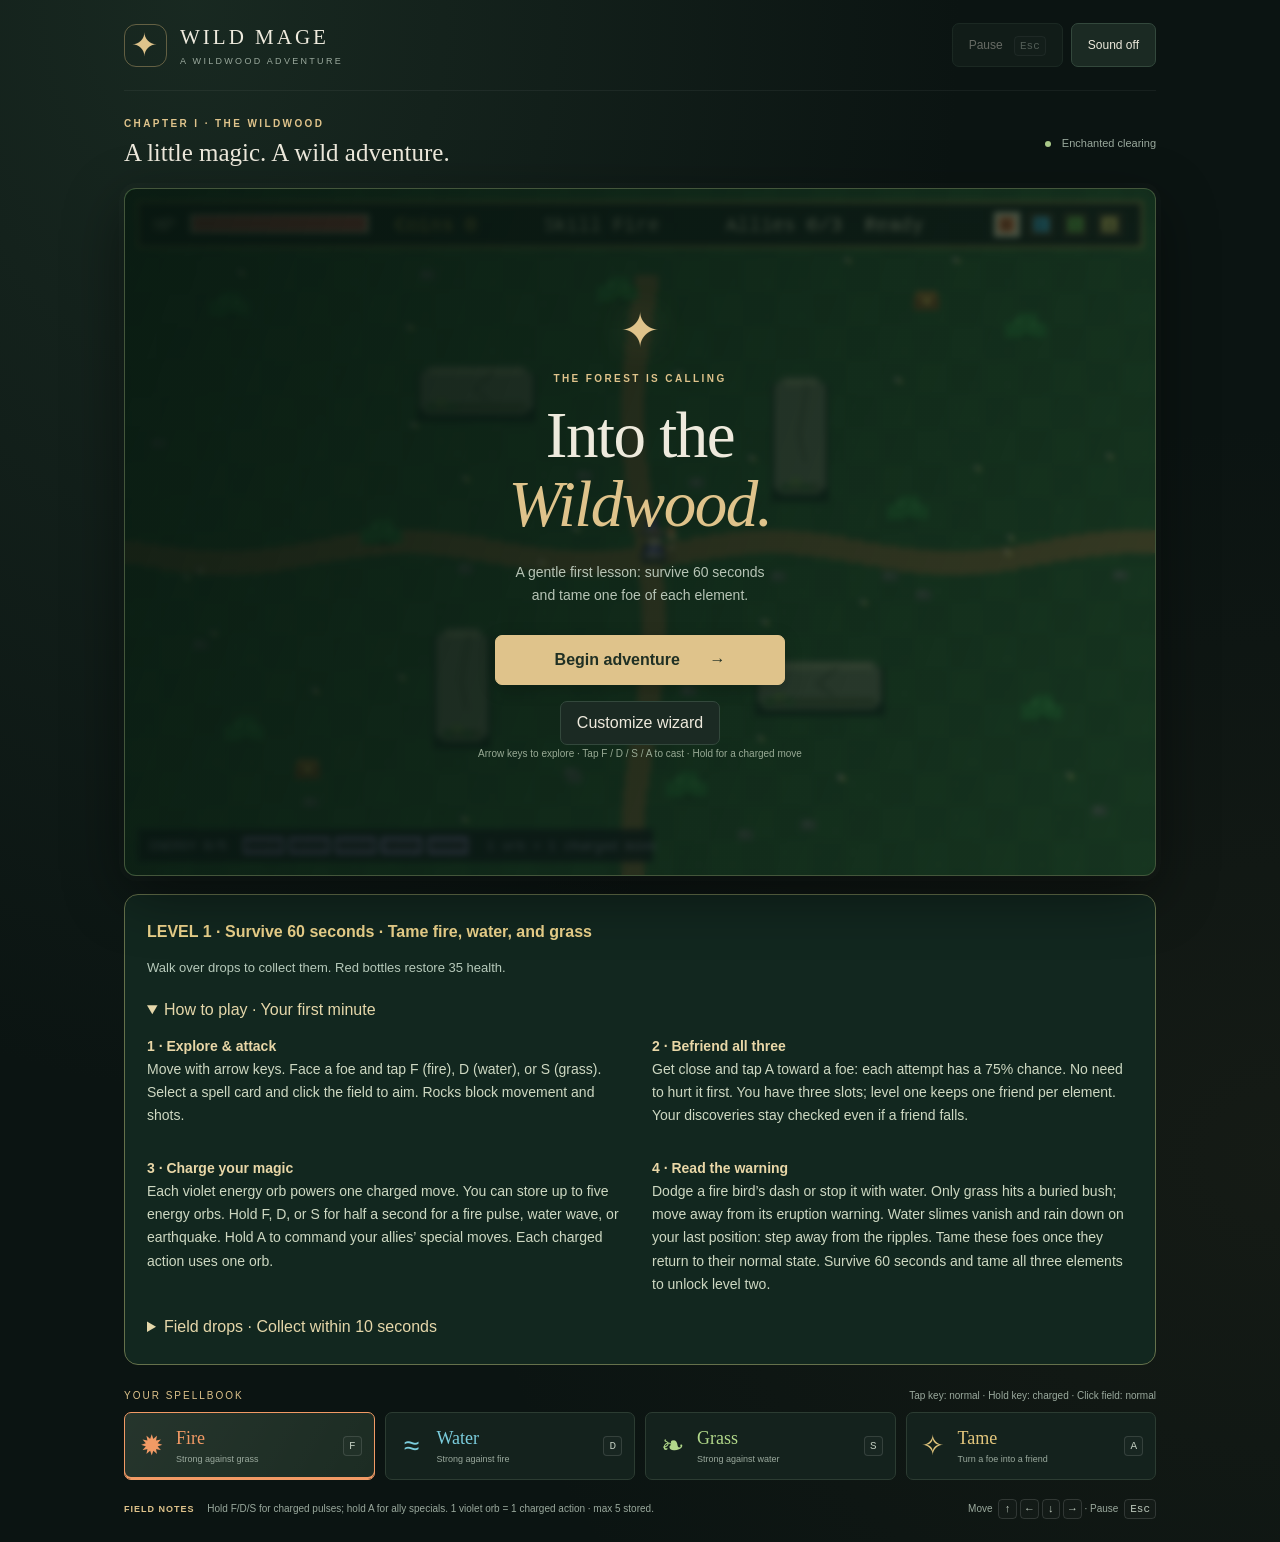
<file: index.html>
<!DOCTYPE html>
<html lang="en">
<head>
  <meta charset="UTF-8" />
  <meta name="viewport" content="width=device-width, initial-scale=1.0" />
  <meta name="theme-color" content="#101c19" />
  <title>Wild Mage — Into the Wildwood</title>
  <link rel="stylesheet" href="style.css" />

</head>
<body>
  <main class="game-shell">
    <header class="title-bar">
      <a class="brand" href="./" aria-label="Wild Mage home"><span class="brand-mark" aria-hidden="true">✦</span><span>WILD MAGE<small>A WILDWOOD ADVENTURE</small></span></a>
      <div class="header-actions">

        <button id="pauseButton" type="button" disabled>Pause <kbd>Esc</kbd></button>
        <button id="muteButton" type="button" aria-pressed="true" aria-label="Sound muted. Enable sound">Sound off</button>
      </div>
    </header>
    <p id="wizardNotice" class="start-tip" role="status"></p>
    <div class="world-heading"><div><p class="eyebrow">CHAPTER I · THE WILDWOOD</p><h1>A little magic. A wild adventure.</h1></div><span class="world-tag"><i></i> Enchanted clearing</span></div>
    <section class="canvas-frame" aria-label="Wild Mage game">
      <canvas id="gameCanvas" width="960" height="640" tabindex="0" aria-label="Game field. Move with arrow keys. F fire, D water, S grass, A tame. Escape pauses.">Your browser needs Canvas support to play Wild Mage.</canvas>
      <div id="startScreen" class="overlay">
        <div class="panel">
          <div class="sigil" aria-hidden="true">✦</div><p class="eyebrow">THE FOREST IS CALLING</p>
          <h2>Into the<br><em>Wildwood.</em></h2>
          <p>A gentle first lesson: survive 60 seconds<br>and tame one foe of each element.</p>
          <button id="startButton" class="primary-button" type="button">Begin adventure <span aria-hidden="true">→</span></button>

          <button id="customizeStart" type="button">Customize wizard</button>
          <p class="start-tip">Arrow keys to explore · Tap F / D / S / A to cast · Hold for a charged move</p>
        </div>
      </div>
      <div id="pauseScreen" class="overlay hidden">
        <div class="panel"><div class="sigil" aria-hidden="true">☾</div><p class="eyebrow">TAKE A BREATHER</p><h2>Forest at rest.</h2><p>Your adventure will be here when you return.</p><button id="resumeButton" class="primary-button" type="button">Resume adventure →</button><button id="customizePaused" type="button">Customize wizard</button><p class="start-tip">Or press Escape to continue</p></div>
      </div>
      <div id="levelCompleteScreen" class="overlay hidden"><div class="panel"><p class="eyebrow">CLEARING COMPLETE</p><h2>Three elements.<br>One team.</h2><p>You survived a minute and befriended fire, water, and grass. Your health is restored when you enter the next area.</p><button id="nextLevelButton" class="primary-button" type="button">Enter level two →</button></div></div>
      <div id="gameOverScreen" class="overlay hidden">
        <div class="panel"><p class="eyebrow">EVERY END IS A BEGINNING</p><h2>A spell<br>to remember.</h2><p id="finalScore">Final coins: 0</p><button id="restartButton" class="primary-button" type="button">Try again →</button><p class="start-tip">Press R to begin a new adventure</p></div>
      </div>
    </section>

    <section class="field-guide" aria-label="Tutorial and objectives"><p id="lessonProgress" role="status">LEVEL 1 · Survive 60 seconds · Tame fire, water, and grass</p><p id="activeBuffs">Walk over drops to collect them. Red bottles restore 35 health.</p>
      <details open><summary>How to play · Your first minute</summary><div class="guide-grid">
      <p><strong>1 · Explore & attack</strong>Move with arrow keys. Face a foe and tap F (fire), D (water), or S (grass). Select a spell card and click the field to aim. Rocks block movement and shots.</p>
      <p><strong>2 · Befriend all three</strong>Get close and tap A toward a foe: each attempt has a 75% chance. No need to hurt it first. You have three slots; level one keeps one friend per element. Your discoveries stay checked even if a friend falls.</p>
      <p><strong>3 · Charge your magic</strong>Each violet energy orb powers one charged move. You can store up to five energy orbs. Hold F, D, or S for half a second for a fire pulse, water wave, or earthquake. Hold A to command your allies’ special moves. Each charged action uses one orb.</p>
      <p><strong>4 · Read the warning</strong>Dodge a fire bird’s dash or stop it with water. Only grass hits a buried bush; move away from its eruption warning. Water slimes vanish and rain down on your last position: step away from the ripples. Tame these foes once they return to their normal state. Survive 60 seconds and tame all three elements to unlock level two.</p>
      </div></details>
      <details><summary>Field drops · Collect within 10 seconds</summary><div class="guide-grid">
      <p><strong>Collect before they vanish</strong>Coins, bonus items, energy, health potions, and slot charms disappear after 10 seconds of play if uncollected. Pausing freezes this timer. Every defeated foe drops coins and has a 10% bonus-item chance.</p>
      <p><strong>◇ Element shield · 20s</strong>Immunity to the element of the foe that dropped it. While active, a circular elemental field surrounds the mage in that element's colour.</p><p><strong>5 Rare union · 15s</strong>Five temporary helpers of the defeated foe’s element. They use no taming slots and do not count toward your lesson.</p>
      <p><strong>↗ Attack upgrade · Until replaced or defeated</strong>Randomly gives three spreading shots or an exploding shot. Applies to regular elemental attacks and lasts until you collect another attack upgrade or die.</p><p><strong>★ Ace · 20s</strong>Your spells hit every element, including buried or dashing foes, with a 20% attack boost. You take no damage.</p>
      <p><strong>Violet energy</strong>Each orb can power one charged attack. You can keep up to five energy orbs. Extra orbs stay on the ground until their timer expires.</p><p><strong>Coins & health</strong>Every defeated foe drops coins. Red health bottles appear around the clearing at random intervals and heal 35 health.</p>
      </div></details></section>
    <section class="spell-section" aria-label="Spell selection">
      <div class="section-label"><span>YOUR SPELLBOOK</span><span>Tap key: normal · Hold key: charged · Click field: normal</span></div>
      <div class="spell-grid">
        <button class="spell-card" data-skill="0" style="--spell:#f29a65" aria-pressed="true"><span class="spell-icon" aria-hidden="true">✹</span><span><strong>Fire</strong><small>Strong against grass</small></span><kbd>F</kbd></button>
        <button class="spell-card" data-skill="1" style="--spell:#7bcddd" aria-pressed="false"><span class="spell-icon" aria-hidden="true">≈</span><span><strong>Water</strong><small>Strong against fire</small></span><kbd>D</kbd></button>
        <button class="spell-card" data-skill="2" style="--spell:#b2d88a" aria-pressed="false"><span class="spell-icon" aria-hidden="true">❧</span><span><strong>Grass</strong><small>Strong against water</small></span><kbd>S</kbd></button>
        <button class="spell-card" data-skill="3" style="--spell:#e4c77d" aria-pressed="false"><span class="spell-icon" aria-hidden="true">✧</span><span><strong>Tame</strong><small>Turn a foe into a friend</small></span><kbd>A</kbd></button>
      </div>
    </section>
    <footer class="hint-bar"><span><b>FIELD NOTES</b> Hold F/D/S for charged pulses; hold A for ally specials. 1 violet orb = 1 charged action · max 5 stored.</span><span>Move <kbd>↑</kbd><kbd>←</kbd><kbd>↓</kbd><kbd>→</kbd> · Pause <kbd>Esc</kbd></span></footer>
  </main>

  <dialog id="wizardDialog" aria-label="Customize your wizard"><button id="closeWizard" type="button" aria-label="Close character creator">Close ×</button><iframe id="wizardFrame" title="Wizard character generator"></iframe></dialog>
  <script src="game.js"></script>
  <script src="energy-orbs.js"></script>
  <script src="charged-range.js"></script>
  <script src="grass-charged-sprite.js"></script>
  <script src="spread-upgrade.js"></script>
  <script src="shield-buff.js"></script>
  <script src="wizard-player.js"></script>
  <script src="ace-glow.js"></script>
  <script src="level-three.js"></script>
  <script src="level-progression.js"></script>
  <script src="aim-assist.js"></script>

</body>
</html>
</file>
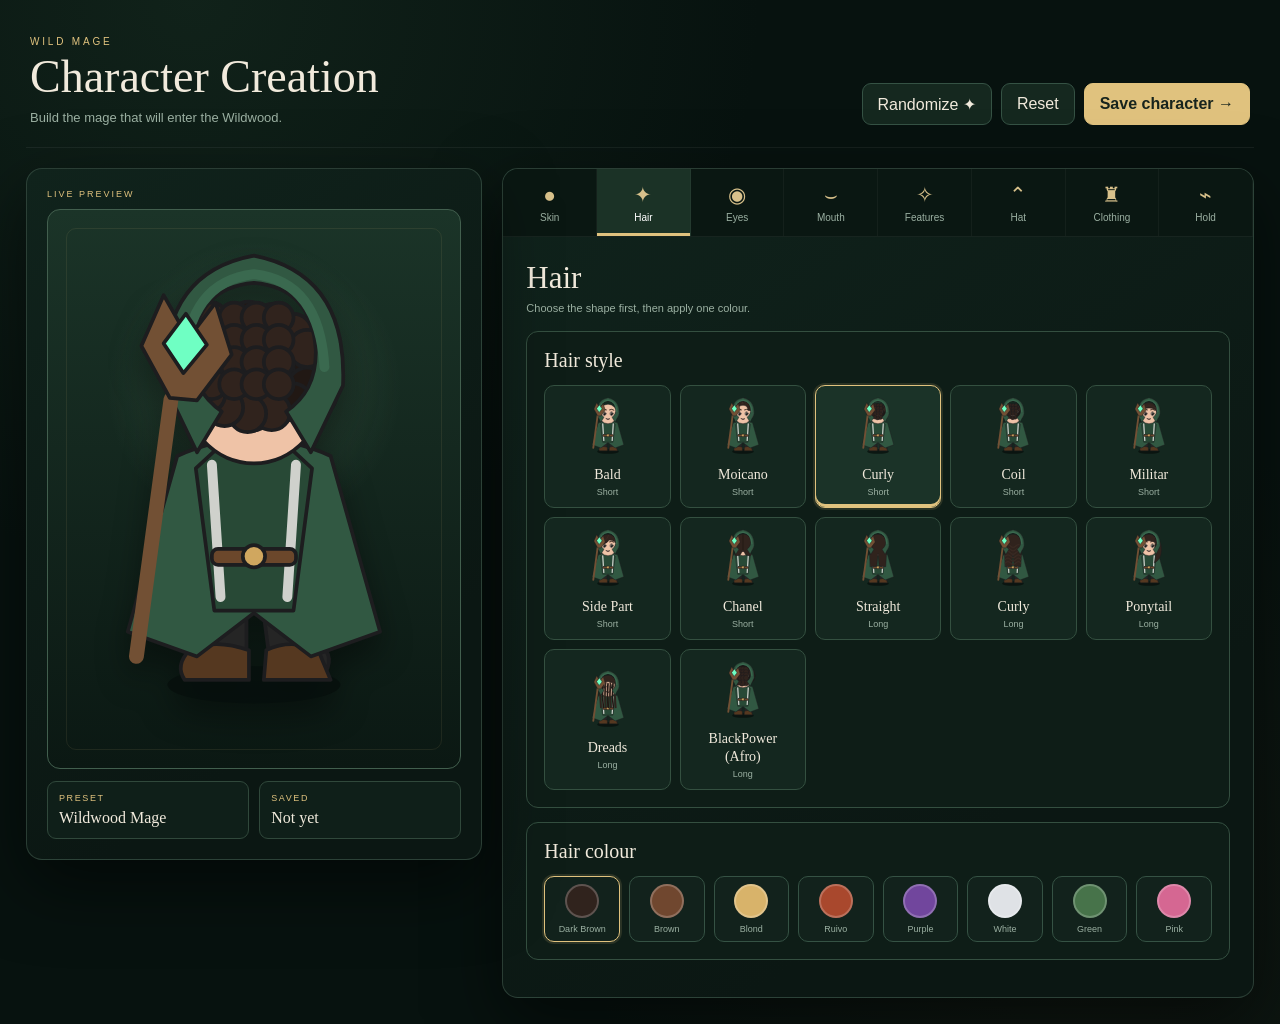
<file: character-creator/index.html>
<!doctype html>
<html lang="en">
<head>
  <meta charset="utf-8">
  <meta name="viewport" content="width=device-width,initial-scale=1">
  <title>Wild Mage — Character Creator</title>
  <link rel="stylesheet" href="styles.css">
</head>
<body>
  <main class="creator-shell">
    <header class="creator-header">
      <div>
        <p class="eyebrow">WILD MAGE</p>
        <h1>Character Creation</h1>
        <p class="subtitle">Build the mage that will enter the Wildwood.</p>
      </div>
      <div class="header-actions">
        <button id="randomizeBtn" type="button">Randomize ✦</button>
        <button id="resetBtn" type="button">Reset</button>
        <button id="saveBtn" class="primary" type="button">Save character →</button>
      </div>
    </header>

    <section class="creator-grid">
      <aside class="preview-panel">
        <div class="preview-label">LIVE PREVIEW</div>
        <div class="preview-stage">
          <svg id="magePreview" viewBox="0 0 320 400" role="img" aria-label="Character preview"></svg>
        </div>
        <div class="preview-summary">
          <div><span>Preset</span><strong id="presetLabel">Wildwood Mage</strong></div>
          <div><span>Saved</span><strong id="savedState">Not yet</strong></div>
        </div>
      </aside>

      <section class="editor-panel">
        <nav id="categoryTabs" class="category-tabs" aria-label="Character categories"></nav>
        <div id="editorContent" class="editor-content"></div>
      </section>
    </section>
  </main>

  <script src="sprites.js"></script>
  <script src="hair-sprites.js"></script>
  <script src="eyes-sprites.js"></script>
  <script src="app.js"></script>
</body>
</html>
</file>
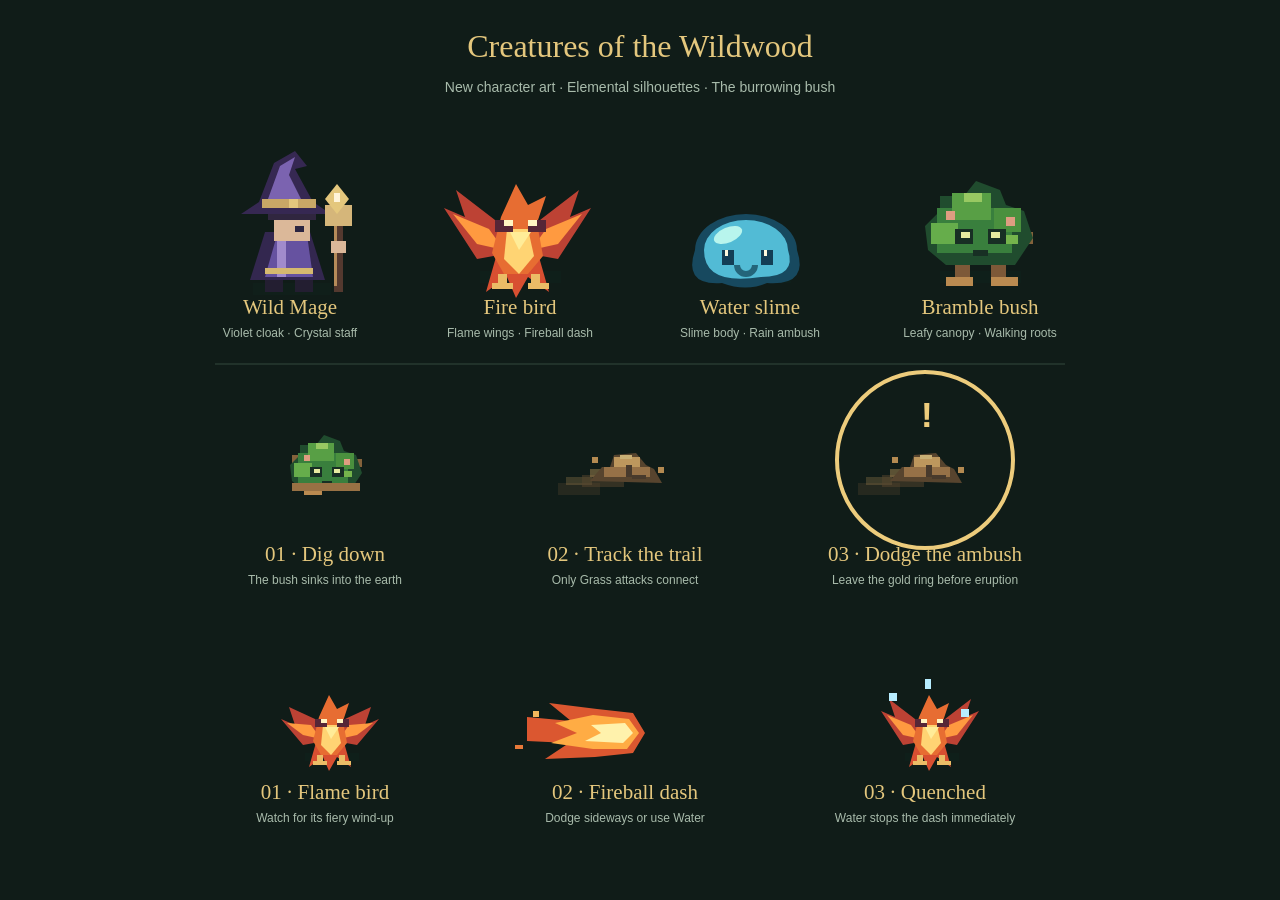
<file: tests/visual-preview.html>
<!doctype html><html lang="en"><meta charset="utf-8"><title>Wild Mage — Creature designs</title><style>body{margin:0;background:#101c18;color:#e4c77d;font-family:Georgia,serif;text-align:center}h1{margin:28px 0 4px;font-weight:normal}p{color:#a8bbab;font:14px Arial}canvas{max-width:100%;height:auto;image-rendering:pixelated}#scaffold{display:none}</style><h1>Creatures of the Wildwood</h1><p>New character art · Elemental silhouettes · The burrowing bush</p><canvas id="gameCanvas" width="960" height="750"></canvas><div id="scaffold"><button id="nextLevelButton"></button><div id="startScreen"></div><div id="gameOverScreen"></div><div id="finalScore"></div><button id="startButton"></button><button id="restartButton"></button><button id="muteButton"></button><button id="pauseButton"></button><div id="pauseScreen"></div><button id="resumeButton"></button></div><script>window.requestAnimationFrame=()=>0;</script><script src="../game.js"></script><script>
ctx.fillStyle='#101c18';ctx.fillRect(0,0,960,750);
function label(text,x,y,sub){ctx.fillStyle='#e4c77d';ctx.font='21px Georgia';ctx.textAlign='center';ctx.fillText(text,x,y);ctx.fillStyle='#a8bbab';ctx.font='12px Arial';ctx.fillText(sub,x,y+23);ctx.textAlign='start';}
for(const [i,type] of ['mage','fire','water','grass'].entries()){ctx.save();ctx.translate(90+i*230,96);ctx.scale(3,3);if(type==='mage')drawMage(0,0,{x:1,y:0},0,'#e4c77d');else drawCreature(0,0,type,0,false);ctx.restore();}
label('Wild Mage',130,205,'Violet cloak · Crystal staff');label('Fire bird',360,205,'Flame wings · Fireball dash');label('Water slime',590,205,'Slime body · Rain ambush');label('Bramble bush',820,205,'Leafy canopy · Walking roots');
ctx.strokeStyle='#33483c';ctx.beginPath();ctx.moveTo(55,255);ctx.lineTo(905,255);ctx.stroke();
for(const [i,state] of ['digging','underground','warning'].entries()){ctx.save();ctx.translate(140+i*300,328);ctx.scale(2,2);const m=new Monster(0,0,'grass');m.animationTime=1;m.burrowState=state;if(state==='digging')drawCreature(0,0,'grass',1,true);else{m.trail=[{x:-24,y:8,life:.3},{x:-12,y:4,life:.5}];drawBurrow(m);}ctx.restore();}
label('01 · Dig down',165,452,'The bush sinks into the earth');label('02 · Track the trail',465,452,'Only Grass attacks connect');label('03 · Dodge the ambush',765,452,'Leave the gold ring before eruption');
ctx.save();ctx.translate(145,600);ctx.scale(2,2);drawCreature(0,0,'fire',1,false);ctx.restore();
ctx.save();ctx.translate(425,600);ctx.scale(2,2);const bird=new Monster(0,0,'fire');bird.dashState='dashing';bird.dashDirection={x:1,y:0};drawFireDash(bird);ctx.restore();
ctx.save();ctx.translate(745,600);ctx.scale(2,2);drawCreature(0,0,'fire',0,false);pixelRect(-8,-8,4,4,'#b7edff');pixelRect(28,0,4,4,'#b7edff');pixelRect(10,-15,3,5,'#b7edff');ctx.restore();
label('01 · Flame bird',165,690,'Watch for its fiery wind-up');label('02 · Fireball dash',465,690,'Dodge sideways or use Water');label('03 · Quenched',765,690,'Water stops the dash immediately');
</script></html>
</file>
<file: style.css>
:root {
  color-scheme:dark;
  --ink:#eeeadd;
  --muted:#9aa99d;
  --gold:#dfc38b;
  --panel:#15231f;
  --edge:#33483c
}


* {
  box-sizing:border-box
}

body {
  margin:0;
  min-height:100vh;
  background:radial-gradient(ellipse at 15% 0%,#243b2e88,transparent 50%),radial-gradient(ellipse at 100% 75%,#55452a22,transparent 45%),#0b1412;
  color:var(--ink);
  font-family:Segoe UI,Arial,sans-serif
}

button,a {
  -webkit-tap-highlight-color:transparent
}

button {
  font:inherit;
  cursor:pointer
}

button:disabled {
  opacity:.4;
  cursor:default
}

button:focus-visible,a:focus-visible,canvas:focus-visible {
  outline:3px solid var(--gold);
  outline-offset:4px
}

button {
  border:1px solid var(--edge);
  border-radius:7px;
  background:#1b2a23;
  color:var(--ink);
  min-height:44px;
  padding:10px 16px
}

button:hover:not(:disabled) {
  background:#2b4032
}

kbd {
  font:11px Consolas,monospace;
  border:1px solid #ffffff20;
  border-radius:4px;
  padding:3px 5px;
  color:#becabd;
  background:#ffffff05
}

.game-shell {
  width:min(1100px,100%);
  margin:auto;
  padding:0 34px 24px
}

.title-bar {
  display:flex;
  justify-content:space-between;
  align-items:center;
  border-bottom:1px solid #ffffff0d;
  padding:23px 0
}

.brand {
  display:flex;
  align-items:center;
  gap:13px;
  text-decoration:none;
  color:var(--ink);
  font-family:Georgia,serif;
  font-size:21px;
  letter-spacing:3px
}

.brand-mark {
  display:grid;
  place-items:center;
  width:43px;
  height:43px;
  border:1px solid #bba16b77;
  border-radius:12px;
  color:var(--gold);
  font-size:32px
}

.brand small {
  display:block;
  font:9px Segoe UI,sans-serif;
  letter-spacing:2.3px;
  color:var(--muted);
  margin-top:6px
}

.header-actions {
  display:flex;
  gap:8px
}

.header-actions button {
  font-size:12px
}

.header-actions kbd {
  margin-left:8px
}

.world-heading {
  display:flex;
  justify-content:space-between;
  align-items:center;
  gap:16px;
  padding:27px 0 21px
}

.eyebrow {
  font-size:10px;
  letter-spacing:2.4px;
  font-weight:600;
  color:var(--gold);
  margin:0 0 10px
}

h1 {
  font:25px Georgia,serif;
  margin:0;
  font-weight:normal
}

.world-tag {
  white-space:nowrap;
  color:var(--muted);
  font-size:11px
}

.world-tag i {
  display:inline-block;
  width:6px;
  height:6px;
  border-radius:50%;
  background:#aac989;
  margin-right:8px
}

.canvas-frame {
  position:relative;
  border:1px solid #70815b88;
  border-radius:12px;
  background:#132418;
  box-shadow:0 18px 60px #0007,0 0 0 5px #ffffff03;
  aspect-ratio:3/2;
  overflow:hidden
}

canvas {
  width:100%;
  height:100%;
  display:block;
  image-rendering:pixelated;
  cursor:crosshair
}

.overlay {
  position:absolute;
  inset:0;
  display:grid;
  place-items:center;
  padding:18px;
  background:linear-gradient(110deg,#081710ed,#0d2015a8);
  backdrop-filter:blur(3px)
}

.overlay.hidden {
  display:none
}

.panel {
  width:min(520px,100%);
  text-align:center;
  padding:22px
}

.sigil {
  color:var(--gold);
  font-size:48px;
  margin-bottom:15px;
  text-shadow:0 0 40px #e4c77d55
}

.panel h2 {
  font:clamp(30px,5.5vw,65px)/1.06 Georgia,serif;
  letter-spacing:-1.5px;
  margin:17px 0 22px
}

.panel h2 em {
  color:var(--gold);
  font-weight:normal
}

.panel p:not(.eyebrow) {
  font-size:14px;
  line-height:1.7;
  color:#b7c4b6;
  margin:0
}

.primary-button {
  display:block;
  width:min(290px,100%);
  margin:27px auto 16px;
  background:var(--gold);
  color:#203024;
  font-weight:600;
  border-color:var(--gold);
  padding:15px 20px;
  box-shadow:0 4px 18px #0003
}

.primary-button:hover:not(:disabled) {
  background:#efdaa8
}

.primary-button span {
  margin-left:25px
}

.panel p.start-tip {
  font-size:10px;
  color:#98aa95
}

.spell-section {
  margin-top:25px
}

.section-label {
  display:flex;
  justify-content:space-between;
  color:var(--muted);
  font-size:10px;
  margin-bottom:11px
}

.section-label span:first-child {
  letter-spacing:2px;
  color:var(--gold)
}

.spell-grid {
  display:grid;
  grid-template-columns:repeat(4,1fr);
  gap:10px
}

.spell-card {
  display:flex;
  align-items:center;
  gap:11px;
  text-align:left;
  padding:15px 12px;
  background:#14221d;
  border-color:#2c3c32;
  position:relative
}

.spell-card[aria-pressed=true] {
  border-color:var(--spell);
  background:linear-gradient(120deg,#ffffff0b,transparent),#1c2c23;
  box-shadow:inset 0 -2px var(--spell)
}

.spell-icon {
  color:var(--spell);
  font-size:28px;
  width:28px;
  text-align:center
}

.spell-card strong {
  display:block;
  font:18px Georgia,serif;
  color:var(--spell)
}

.spell-card small {
  display:block;
  font-size:9px;
  margin-top:5px;
  color:var(--muted)
}

.spell-card kbd {
  margin-left:auto
}

.hint-bar {
  display:flex;
  justify-content:space-between;
  gap:20px;
  margin-top:20px;
  font-size:10px;
  color:var(--muted);
  line-height:1.8
}

.hint-bar b {
  font-size:9px;
  letter-spacing:1px;
  color:var(--gold);
  margin-right:10px
}

.hint-bar kbd {
  margin-left:3px
}

@media(max-width:720px) {
  .game-shell {
  padding:0 14px 20px
}

.title-bar {
  padding:16px 0
}

.brand {
  font-size:16px;
  letter-spacing:2px
}

.brand small {
  font-size:7px
}

.brand-mark {
  width:32px;
  height:36px;
  font-size:25px
}

.header-actions button {
  padding:8px;
  font-size:10px
}

.header-actions kbd,.world-tag {
  display:none
}

.world-heading {
  padding:20px 0 16px
}

h1 {
  font-size:21px
}

.spell-grid {
  grid-template-columns:repeat(2,1fr)
}

.panel {
  padding:8px
}

.panel h2 {
  font-size:32px;
  margin:8px 0 12px
}

.panel .sigil {
  font-size:25px;
  margin:0 0 6px
}

.panel .eyebrow {
  font-size:8px
}

.panel p:not(.eyebrow) {
  font-size:11px
}

.primary-button {
  margin:12px auto 8px;
  padding:10px
}

.hint-bar {
  flex-direction:column;
  gap:8px
}

.section-label {
  font-size:9px;
  gap:12px
}

.canvas-frame {
  min-height:300px;
  aspect-ratio:3/2
}

.panel p.start-tip {
  font-size:9px
}


}

.field-guide{margin:18px 0;padding:18px 22px;border:1px solid #65714b;border-radius:14px;background:#12271f;color:#ced8c2}.field-guide>p:first-child{color:#ecd28b;font-weight:700}.field-guide p{line-height:1.65;margin:6px 0 12px}.field-guide summary{cursor:pointer;padding:10px 0;color:#e5d7aa}.guide-grid{display:grid;grid-template-columns:1fr 1fr;gap:12px 24px;font-size:14px}.guide-grid strong{display:block;color:#e9d7a7}#activeBuffs{font-size:13px;color:#b6c9ba}@media(max-width:640px){.guide-grid{grid-template-columns:1fr}.field-guide{padding:14px}}

#wizardDialog{width:min(1280px,96vw);height:94vh;max-width:none;max-height:96vh;padding:42px 0 0;background:#071711;border:1px solid #a08a51;border-radius:16px;color:#f5ecd9;overflow:hidden}#wizardDialog::backdrop{background:#020c09db}#wizardFrame{width:100%;height:100%;border:0}#closeWizard{position:absolute;right:12px;top:6px;padding:4px 12px}#customizeStart,#customizePaused{display:block;margin:12px auto 0}#wizardNotice:empty{display:none}
</file>
<file: character-creator/styles.css>
:root{--bg:#07120f;--panel:#0d1e18;--panel2:#13271f;--edge:#355244;--gold:#e0c27e;--ink:#f1eadc;--muted:#9bb0a2;--green:#315842}*{box-sizing:border-box}body{margin:0;min-height:100vh;background:radial-gradient(circle at 15% 0,#1f3a2a66,transparent 38%),radial-gradient(circle at 85% 90%,#4b382122,transparent 35%),var(--bg);color:var(--ink);font-family:Inter,Segoe UI,Arial,sans-serif}.creator-shell{width:min(1380px,100%);margin:auto;padding:26px}.creator-header{display:flex;align-items:flex-end;justify-content:space-between;gap:24px;padding:10px 4px 22px;border-bottom:1px solid #ffffff0f}.eyebrow{margin:0 0 7px;color:var(--gold);font-size:10px;letter-spacing:2.8px}.creator-header h1{margin:0;font:46px/1 Georgia,serif;font-weight:400}.subtitle{margin:10px 0 0;color:var(--muted);font-size:13px}.header-actions{display:flex;gap:9px;flex-wrap:wrap}button{font:inherit;color:var(--ink);background:#15281f;border:1px solid var(--edge);border-radius:9px;min-height:42px;padding:10px 15px;cursor:pointer}button:hover{background:#20372b}button.primary{background:var(--gold);color:#17241d;border-color:var(--gold);font-weight:700}.creator-grid{display:grid;grid-template-columns:minmax(360px,.85fr) minmax(620px,1.4fr);gap:20px;padding-top:20px}.preview-panel,.editor-panel{border:1px solid #4a655780;border-radius:16px;background:linear-gradient(145deg,#10231c,#0b1713 74%);box-shadow:0 25px 70px #0008}.preview-panel{padding:20px;position:sticky;top:20px;align-self:start}.preview-label{font-size:9px;letter-spacing:2px;color:var(--gold);margin-bottom:10px}.preview-stage{height:560px;border:1px solid #425f4e;border-radius:13px;overflow:hidden;background:radial-gradient(circle at 50% 32%,#6c987648,transparent 34%),linear-gradient(#1b3428,#0b1813);display:grid;place-items:center;position:relative}.preview-stage:before{content:"";position:absolute;inset:18px;border:1px solid #e0c27e18;border-radius:10px;pointer-events:none}.preview-stage svg{width:min(96%,440px);height:auto;filter:drop-shadow(0 16px 16px #0006)}.preview-summary{display:grid;grid-template-columns:1fr 1fr;gap:10px;margin-top:12px}.preview-summary div{border:1px solid #30483b;border-radius:9px;padding:11px;background:#0f1f19}.preview-summary span,.control-label{display:block;font-size:9px;letter-spacing:1.6px;color:var(--gold);text-transform:uppercase}.preview-summary strong{display:block;margin-top:6px;font:16px Georgia,serif;font-weight:400}.editor-panel{overflow:hidden}.category-tabs{display:grid;grid-template-columns:repeat(8,1fr);border-bottom:1px solid #ffffff0e;background:#0a1712}.category-tab{border:0;border-right:1px solid #ffffff0a;border-radius:0;background:transparent;padding:12px 7px;min-height:67px;font-size:10px;color:var(--muted)}.category-tab span{display:block;font-size:21px;margin-bottom:5px;color:#d8c18b}.category-tab.active{background:#1b3226;color:#fff;box-shadow:inset 0 -3px var(--gold)}.editor-content{padding:23px}.section-title{display:flex;align-items:end;justify-content:space-between;gap:20px;margin-bottom:17px}.section-title h2{margin:0;font:31px Georgia,serif;font-weight:400}.section-title p{margin:6px 0 0;color:var(--muted);font-size:11px}.option-block{border:1px solid #344f40;border-radius:12px;background:#0e1d17;padding:17px;margin-bottom:14px}.option-block h3{margin:0 0 13px;font:20px Georgia,serif;font-weight:400}.choice-grid{display:grid;grid-template-columns:repeat(auto-fit,minmax(125px,1fr));gap:9px}.choice-card{position:relative;text-align:center;padding:10px;border:1px solid #345040;border-radius:10px;background:#14271f;min-height:112px}.choice-card:hover{border-color:#728b79}.choice-card.selected{border-color:var(--gold);box-shadow:0 0 0 2px #e0c27e22,inset 0 -3px var(--gold);background:#1b3328}.choice-card .thumb{height:62px;display:grid;place-items:center;margin-bottom:7px}.choice-card svg{width:70px;height:62px}.choice-card b{font:14px Georgia,serif;font-weight:400}.choice-card small{display:block;margin-top:4px;color:var(--muted);font-size:9px}.swatches{display:grid;grid-template-columns:repeat(auto-fit,minmax(54px,1fr));gap:9px}.swatch{min-height:64px;padding:7px;background:#12221c;border-radius:10px}.swatch i{display:block;width:34px;height:34px;border-radius:50%;margin:auto;border:2px solid #ffffff38;background:var(--c)}.swatch span{display:block;margin-top:6px;font-size:9px;color:var(--muted)}.swatch.selected{border-color:var(--gold);box-shadow:0 0 0 2px #e0c27e22}.toggle-row{display:grid;grid-template-columns:repeat(auto-fit,minmax(170px,1fr));gap:10px}.toggle-card{display:flex;align-items:center;gap:10px;text-align:left;min-height:60px}.toggle-card .tick{width:22px;height:22px;border:1px solid #587260;border-radius:6px;display:grid;place-items:center}.toggle-card.selected .tick:after{content:"✓";color:var(--gold)}.toggle-card strong{display:block;font:15px Georgia,serif;font-weight:400}.toggle-card small{display:block;color:var(--muted);font-size:9px;margin-top:3px}.saved-flash{animation:saved .8s ease}@keyframes saved{0%{box-shadow:0 0 0 0 #e0c27e88}100%{box-shadow:0 0 0 12px transparent}}@media(max-width:1050px){.creator-grid{grid-template-columns:1fr}.preview-panel{position:relative;top:0}.preview-stage{height:430px}.category-tabs{grid-template-columns:repeat(4,1fr)}}@media(max-width:620px){.creator-shell{padding:12px}.creator-header{align-items:flex-start;flex-direction:column}.creator-header h1{font-size:36px}.header-actions{width:100%}.header-actions button{flex:1}.category-tabs{grid-template-columns:repeat(2,1fr)}.editor-content{padding:14px}.preview-stage{height:360px}.choice-grid{grid-template-columns:repeat(2,1fr)}}
</file>
